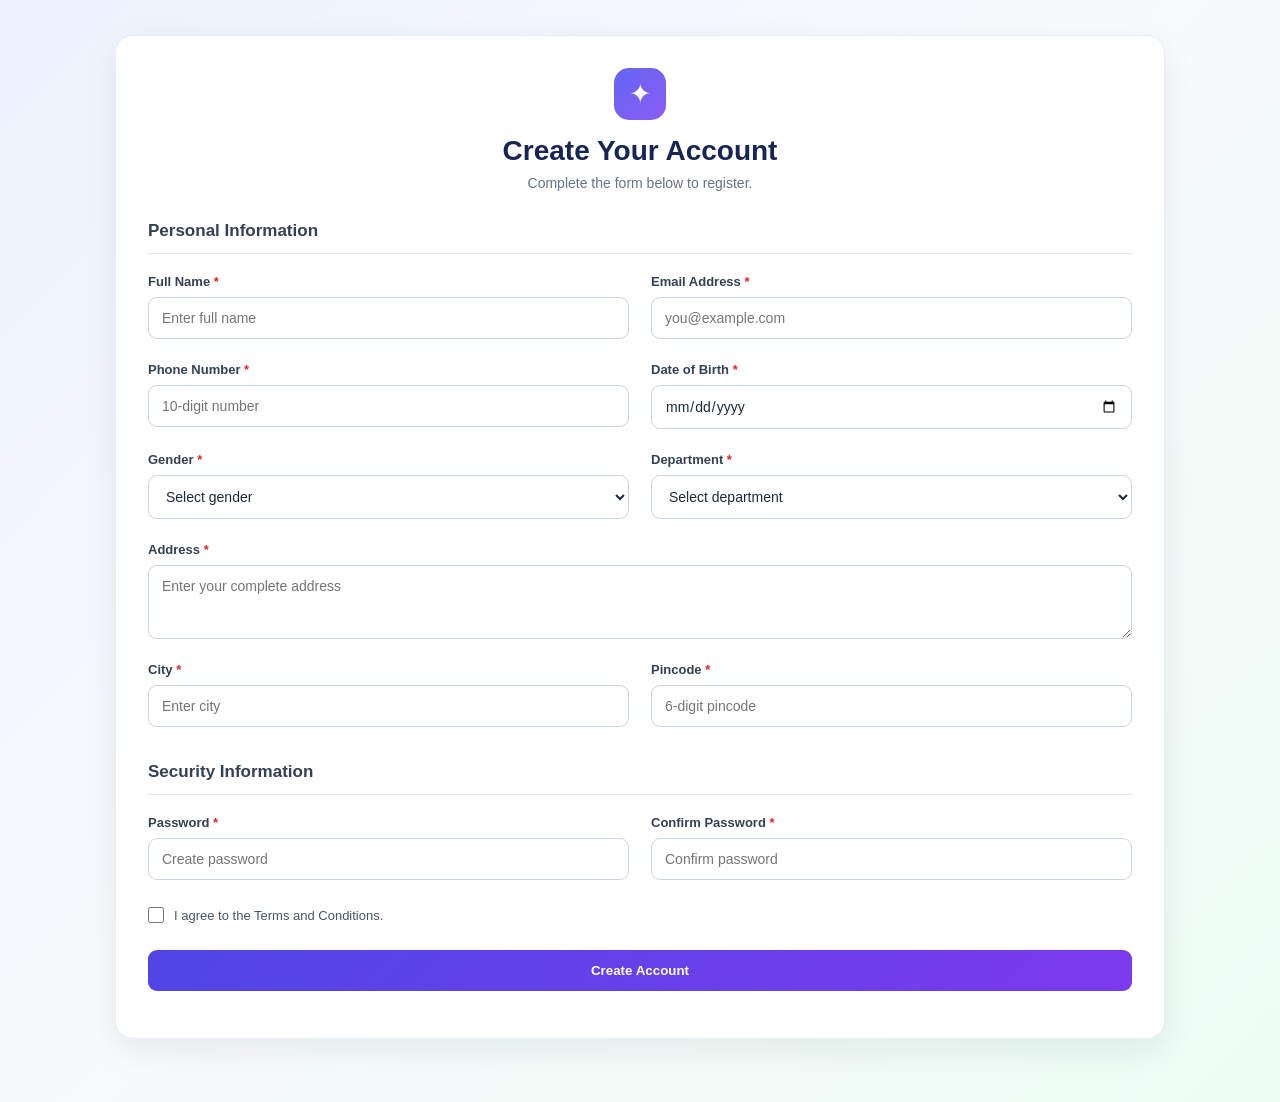
<file: form.html>
<!DOCTYPE html>
<html lang="en">
<head>
    <meta charset="UTF-8">
    <meta name="viewport" content="width=device-width, initial-scale=1.0">
    <title>Professional Registration Form</title>
    <link rel="stylesheet" href="formStyle.css">
</head>
<body>

    <main class="page-container">
        <section class="form-card">
            <div class="form-header">
                <div class="header-icon">✦</div>
                <h1>Create Your Account</h1>
                <p>Complete the form below to register.</p>
            </div>

            <form id="registrationForm" novalidate>
                <h3 class="section-title">Personal Information</h3>

                <div class="form-grid">
                    <div class="form-group">
                        <label for="fullName">Full Name <span>*</span></label>
                        <input type="text" id="fullName" placeholder="Enter full name">
                        <small id="nameError"></small>
                    </div>

                    <div class="form-group">
                        <label for="email">Email Address <span>*</span></label>
                        <input type="email" id="email" placeholder="you@example.com">
                        <small id="emailError"></small>
                    </div>

                    <div class="form-group">
                        <label for="phone">Phone Number <span>*</span></label>
                        <input type="tel" id="phone" placeholder="10-digit number">
                        <small id="phoneError"></small>
                    </div>

                    <div class="form-group">
                        <label for="dob">Date of Birth <span>*</span></label>
                        <input type="date" id="dob">
                        <small id="dobError"></small>
                    </div>

                    <div class="form-group">
                        <label for="gender">Gender <span>*</span></label>
                        <select id="gender">
                            <option value="">Select gender</option>
                            <option value="Male">Male</option>
                            <option value="Female">Female</option>
                            <option value="Other">Other</option>
                        </select>
                        <small id="genderError"></small>
                    </div>

                    <div class="form-group">
                        <label for="department">Department <span>*</span></label>
                        <select id="department">
                            <option value="">Select department</option>
                            <option value="IT">IT</option>
                            <option value="HR">HR</option>
                            <option value="Finance">Finance</option>
                            <option value="Marketing">Marketing</option>
                            <option value="Sales">Sales</option>
                        </select>
                        <small id="departmentError"></small>
                    </div>

                    <div class="form-group full-width">
                        <label for="address">Address <span>*</span></label>
                        <textarea id="address" rows="3"
                            placeholder="Enter your complete address"></textarea>
                        <small id="addressError"></small>
                    </div>

                    <div class="form-group">
                        <label for="city">City <span>*</span></label>
                        <input type="text" id="city" placeholder="Enter city">
                        <small id="cityError"></small>
                    </div>

                    <div class="form-group">
                        <label for="pincode">Pincode <span>*</span></label>
                        <input type="text" id="pincode" placeholder="6-digit pincode">
                        <small id="pincodeError"></small>
                    </div>
                </div>

                <h3 class="section-title security-title">Security Information</h3>

                <div class="form-grid">
                    <div class="form-group">
                        <label for="password">Password <span>*</span></label>
                        <input type="password" id="password" placeholder="Create password">
                        <small id="passwordError"></small>
                    </div>

                    <div class="form-group">
                        <label for="confirmPassword">Confirm Password <span>*</span></label>
                        <input type="password" id="confirmPassword"
                            placeholder="Confirm password">
                        <small id="confirmError"></small>
                    </div>
                </div>

                <div class="terms">
                    <input type="checkbox" id="terms">
                    <label for="terms">I agree to the Terms and Conditions.</label>
                </div>
                <small id="termsError"></small>

                <button type="submit" id="submitBtn">Create Account</button>
                <p id="message" role="status" aria-live="polite"></p>
            </form>
        </section>
    </main>

    <script src="formJS.js"></script>
</body>
</html>
</file>
<file: formStyle.css>
* {
    box-sizing: border-box;
    margin: 0;
    padding: 0;
}

body {
    font-family: "Segoe UI", Arial, sans-serif;
    background: linear-gradient(135deg, #eef2ff, #f8fafc, #ecfdf5);
    color: #1e293b;
    min-height: 100vh;
    padding: 35px 16px;
}

.page-container {
    max-width: 1050px;
    margin: 0 auto;
}

.form-card,
.records-card {
    background: #fff;
    border: 1px solid #e8edf4;
    border-radius: 18px;
    padding: 32px;
    box-shadow: 0 12px 35px rgba(15, 23, 42, 0.07);
    margin-bottom: 28px;
}

.form-header {
    text-align: center;
    margin-bottom: 30px;
}

.header-icon {
    width: 52px;
    height: 52px;
    margin: 0 auto 15px;
    display: grid;
    place-items: center;
    background: linear-gradient(135deg, #6366f1, #8b5cf6);
    color: white;
    border-radius: 15px;
    font-size: 27px;
}

.form-header h1 {
    font-size: 28px;
    margin-bottom: 8px;
    color: #172554;
}

.form-header p,
.records-header p {
    color: #64748b;
    font-size: 14px;
}

.section-title {
    font-size: 17px;
    padding-bottom: 12px;
    margin-bottom: 20px;
    border-bottom: 1px solid #e2e8f0;
    color: #334155;
}

.security-title {
    margin-top: 30px;
}

.form-grid {
    display: grid;
    grid-template-columns: repeat(2, minmax(0, 1fr));
    gap: 18px 22px;
}

.form-group {
    min-width: 0;
}

.full-width {
    grid-column: 1 / -1;
}

.form-group label {
    display: block;
    margin-bottom: 8px;
    font-size: 13px;
    font-weight: 600;
    color: #334155;
}

.form-group label span {
    color: #dc2626;
}

input:not([type="checkbox"]),
select,
textarea {
    display: block;
    width: 100%;
    padding: 12px 13px;
    border: 1px solid #cbd5e1;
    border-radius: 9px;
    background: #fff;
    color: #1e293b;
    font: inherit;
    font-size: 14px;
    transition: border-color 0.2s, box-shadow 0.2s;
}

input:focus,
select:focus,
textarea:focus {
    outline: none;
    border-color: #6366f1;
    box-shadow: 0 0 0 3px rgba(99, 102, 241, 0.12);
}

textarea {
    resize: vertical;
}

small {
    display: block;
    color: #dc2626;
    font-size: 12px;
    line-height: 1.4;
    margin-top: 5px;
    min-height: 0;
}

.terms {
    display: flex;
    align-items: center;
    gap: 10px;
    margin-top: 22px;
}

.terms input {
    width: 16px;
    height: 16px;
    accent-color: #4f46e5;
}

.terms label {
    font-size: 13px;
    color: #475569;
    cursor: pointer;
}

#submitBtn,
.refresh-btn {
    border: none;
    border-radius: 9px;
    background: linear-gradient(135deg, #4f46e5, #7c3aed);
    color: #fff;
    padding: 13px 18px;
    font-weight: 600;
    cursor: pointer;
    transition: transform 0.2s, opacity 0.2s;
}

#submitBtn {
    width: 100%;
    margin-top: 22px;
}

#submitBtn:hover,
.refresh-btn:hover {
    opacity: 0.92;
    transform: translateY(-1px);
}

#submitBtn:disabled {
    opacity: 0.6;
    cursor: not-allowed;
}

#message {
    margin-top: 15px;
    text-align: center;
    font-size: 14px;
    font-weight: 600;
}

.records-header {
    display: flex;
    align-items: center;
    justify-content: space-between;
    flex-wrap: wrap;
    gap: 16px;
}

.records-header h2 {
    font-size: 21px;
    margin-bottom: 6px;
}

.refresh-btn {
    background: #0f766e;
    font-size: 13px;
}

#recordCount {
    color: #64748b;
    font-size: 13px;
    margin: 22px 0 12px;
}

.table-wrapper {
    overflow-x: auto;
}

table {
    width: 100%;
    border-collapse: collapse;
    white-space: nowrap;
}

th,
td {
    padding: 13px 14px;
    text-align: left;
    border-bottom: 1px solid #e2e8f0;
    font-size: 13px;
}

th {
    background: #f1f5f9;
    color: #475569;
    font-weight: 600;
}

tbody tr:hover {
    background: #f8fafc;
}

@media (max-width: 650px) {
    body {
        padding: 16px 10px;
    }

    .form-card,
    .records-card {
        padding: 20px;
        border-radius: 13px;
    }

    .form-grid {
        grid-template-columns: 1fr;
    }

    .full-width {
        grid-column: auto;
    }

    .form-header h1 {
        font-size: 24px;
    }

    .records-header {
        align-items: stretch;
    }

    .refresh-btn {
        width: 100%;
    }
}
</file>
